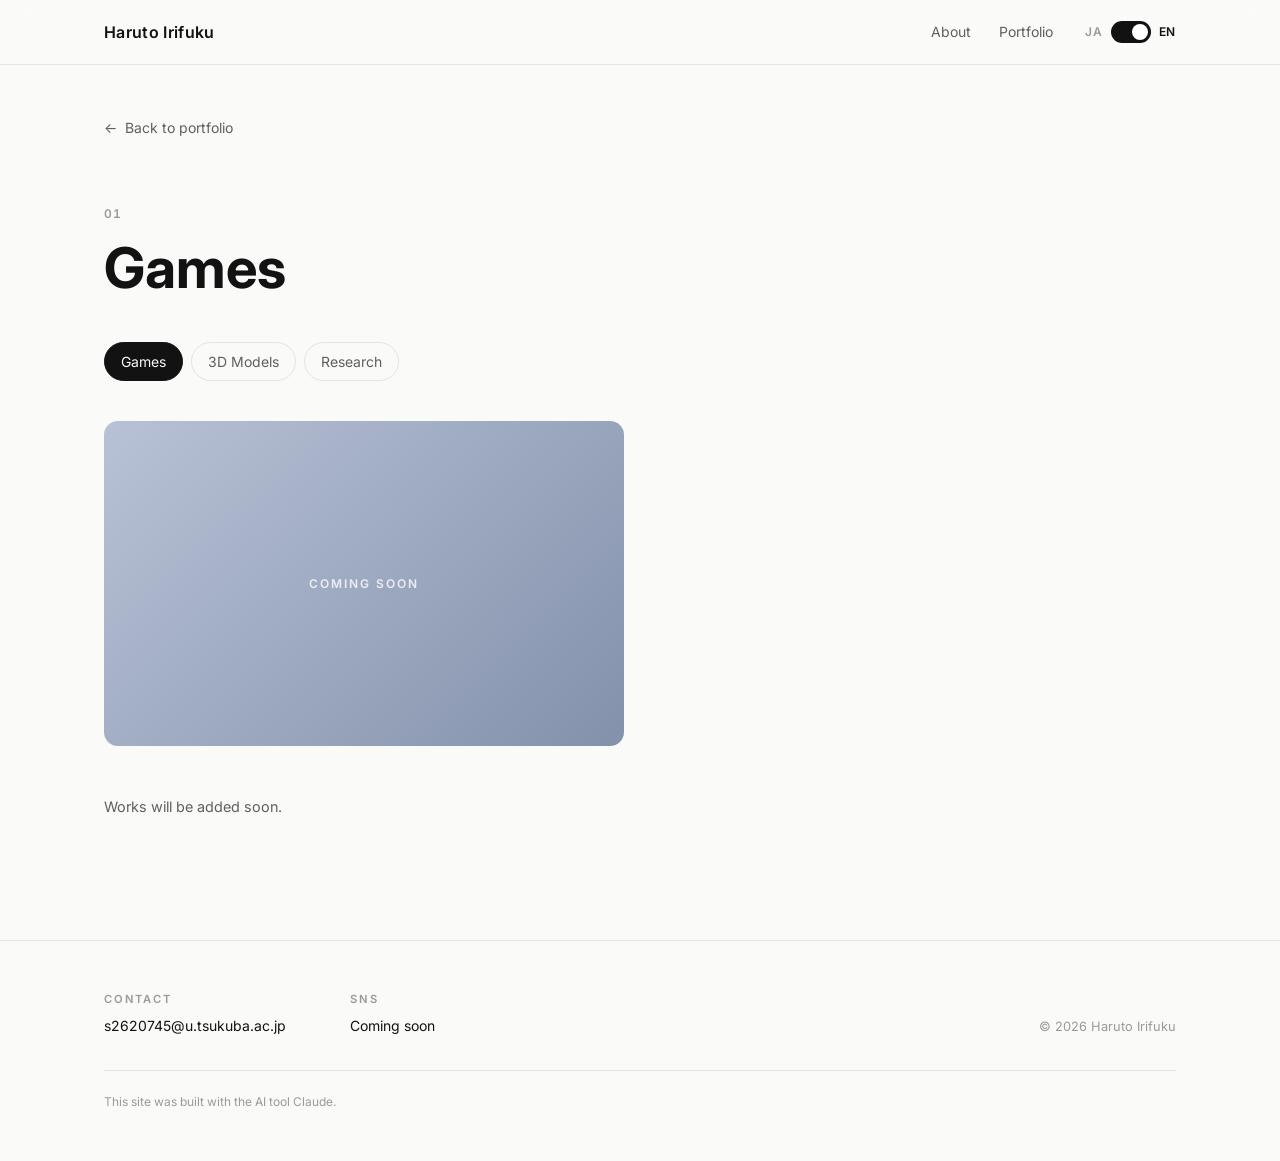
<file: works/games.html>
<!DOCTYPE html>
<html lang="ja">
<head>
  <meta charset="UTF-8">
  <meta name="viewport" content="width=device-width, initial-scale=1.0">
  <title>ゲーム | 入福 遥斗</title>
  <meta name="description" content="入福遥斗（Haruto Irifuku）のポートフォリオ：ゲーム">
  <script>
    (function () {
      var lang = 'ja';
      try {
        var saved = localStorage.getItem('lang');
        if (saved === 'ja' || saved === 'en') lang = saved;
        else if ((navigator.language || 'ja').toLowerCase().indexOf('ja') !== 0) lang = 'en';
      } catch (e) {}
      document.documentElement.lang = lang;
    })();
  </script>
  <link rel="preconnect" href="https://fonts.googleapis.com">
  <link rel="preconnect" href="https://fonts.gstatic.com" crossorigin>
  <link rel="stylesheet" href="https://fonts.googleapis.com/css2?family=Inter:wght@400;500;600;700&family=Noto+Sans+JP:wght@400;500;700&display=swap">
  <link rel="stylesheet" href="../css/style.css">
</head>
<body data-title-ja="ゲーム | 入福 遥斗" data-title-en="Games | Haruto Irifuku">
  <header class="site-header">
    <div class="container header-inner">
      <a class="logo" href="../">
        <span lang="ja">入福 遥斗</span><span lang="en">Haruto Irifuku</span>
      </a>
      <nav class="site-nav">
        <a href="../#about"><span lang="ja">自己紹介</span><span lang="en">About</span></a>
        <a href="../#portfolio"><span lang="ja">ポートフォリオ</span><span lang="en">Portfolio</span></a>
      </nav>
      <button class="lang-toggle" type="button" role="switch" aria-checked="false" aria-label="English">
        <span class="lang-label">JA</span>
        <span class="lang-track"><span class="lang-thumb"></span></span>
        <span class="lang-label">EN</span>
      </button>
    </div>
  </header>

  <main class="container page">
    <a class="back-link" href="../#portfolio">
      <span class="arrow" aria-hidden="true">←</span>
      <span lang="ja">ポートフォリオへ戻る</span><span lang="en">Back to portfolio</span>
    </a>

    <div class="page-head">
      <span class="card-index">01</span>
      <h1><span lang="ja">ゲーム</span><span lang="en">Games</span></h1>
    </div>

    <nav class="category-tabs" aria-label="Portfolio categories">
      <a href="games.html" aria-current="page"><span lang="ja">ゲーム</span><span lang="en">Games</span></a>
      <a href="models.html"><span lang="ja">3D モデル</span><span lang="en">3D Models</span></a>
      <a href="research.html"><span lang="ja">研究成果物</span><span lang="en">Research</span></a>
    </nav>

    <div class="work-grid">
      <!--
        作品を追加するときは、下の work-card をコピーして使います。
        <a class="work-card" href="games/作品名.html">
          <div class="media ph-games">
            <img src="../images/games/作品名.jpg" alt="" loading="lazy" onerror="this.remove()">
          </div>
          <h3><span lang="ja">作品名</span><span lang="en">Title</span></h3>
          <p class="meta">2026 · Unity</p>
        </a>
      -->
      <div class="work-card">
        <div class="media ph-games">
          <span class="ph-label">Coming soon</span>
        </div>
      </div>
      <p class="empty-note"><span lang="ja">作品は準備中です。</span><span lang="en">Works will be added soon.</span></p>
    </div>
  </main>

  <footer class="site-footer">
    <div class="container footer-inner">
      <div class="footer-item">
        <p class="footer-label">Contact</p>
        <a href="mailto:s2620745@u.tsukuba.ac.jp">s2620745@u.tsukuba.ac.jp</a>
      </div>
      <div class="footer-item">
        <p class="footer-label">SNS</p>
        <p><span lang="ja">準備中</span><span lang="en">Coming soon</span></p>
      </div>
      <small class="copyright">&copy; 2026 Haruto Irifuku</small>
      <p class="footer-note"><span lang="ja">このサイトは AI エンジンツール Claude を用いて作成されました。</span><span lang="en">This site was built with the AI tool Claude.</span></p>
    </div>
  </footer>

  <script src="../js/main.js"></script>
</body>
</html>
</file>
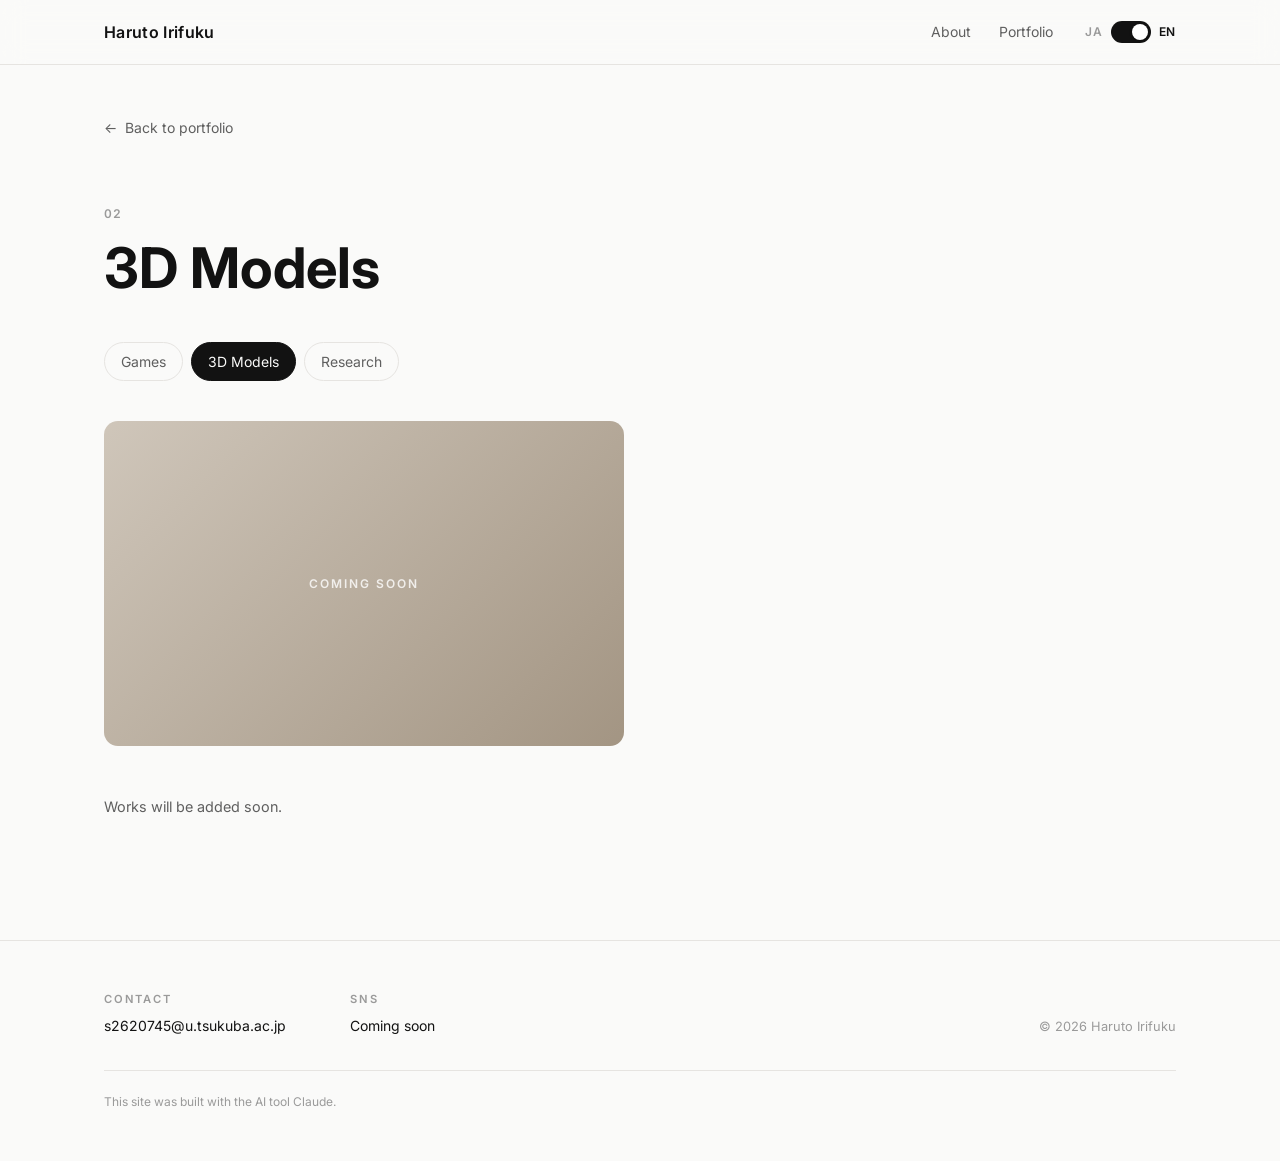
<file: works/models.html>
<!DOCTYPE html>
<html lang="ja">
<head>
  <meta charset="UTF-8">
  <meta name="viewport" content="width=device-width, initial-scale=1.0">
  <title>3D モデル | 入福 遥斗</title>
  <meta name="description" content="入福遥斗（Haruto Irifuku）のポートフォリオ：3D モデル">
  <script>
    (function () {
      var lang = 'ja';
      try {
        var saved = localStorage.getItem('lang');
        if (saved === 'ja' || saved === 'en') lang = saved;
        else if ((navigator.language || 'ja').toLowerCase().indexOf('ja') !== 0) lang = 'en';
      } catch (e) {}
      document.documentElement.lang = lang;
    })();
  </script>
  <link rel="preconnect" href="https://fonts.googleapis.com">
  <link rel="preconnect" href="https://fonts.gstatic.com" crossorigin>
  <link rel="stylesheet" href="https://fonts.googleapis.com/css2?family=Inter:wght@400;500;600;700&family=Noto+Sans+JP:wght@400;500;700&display=swap">
  <link rel="stylesheet" href="../css/style.css">
</head>
<body data-title-ja="3D モデル | 入福 遥斗" data-title-en="3D Models | Haruto Irifuku">
  <header class="site-header">
    <div class="container header-inner">
      <a class="logo" href="../">
        <span lang="ja">入福 遥斗</span><span lang="en">Haruto Irifuku</span>
      </a>
      <nav class="site-nav">
        <a href="../#about"><span lang="ja">自己紹介</span><span lang="en">About</span></a>
        <a href="../#portfolio"><span lang="ja">ポートフォリオ</span><span lang="en">Portfolio</span></a>
      </nav>
      <button class="lang-toggle" type="button" role="switch" aria-checked="false" aria-label="English">
        <span class="lang-label">JA</span>
        <span class="lang-track"><span class="lang-thumb"></span></span>
        <span class="lang-label">EN</span>
      </button>
    </div>
  </header>

  <main class="container page">
    <a class="back-link" href="../#portfolio">
      <span class="arrow" aria-hidden="true">←</span>
      <span lang="ja">ポートフォリオへ戻る</span><span lang="en">Back to portfolio</span>
    </a>

    <div class="page-head">
      <span class="card-index">02</span>
      <h1><span lang="ja">3D モデル</span><span lang="en">3D Models</span></h1>
    </div>

    <nav class="category-tabs" aria-label="Portfolio categories">
      <a href="games.html"><span lang="ja">ゲーム</span><span lang="en">Games</span></a>
      <a href="models.html" aria-current="page"><span lang="ja">3D モデル</span><span lang="en">3D Models</span></a>
      <a href="research.html"><span lang="ja">研究成果物</span><span lang="en">Research</span></a>
    </nav>

    <div class="work-grid">
      <!--
        作品を追加するときは、下の work-card をコピーして使います。
        <a class="work-card" href="models/作品名.html">
          <div class="media ph-models">
            <img src="../images/models/作品名.jpg" alt="" loading="lazy" onerror="this.remove()">
          </div>
          <h3><span lang="ja">作品名</span><span lang="en">Title</span></h3>
          <p class="meta">2026 · Unity</p>
        </a>
      -->
      <div class="work-card">
        <div class="media ph-models">
          <span class="ph-label">Coming soon</span>
        </div>
      </div>
      <p class="empty-note"><span lang="ja">作品は準備中です。</span><span lang="en">Works will be added soon.</span></p>
    </div>
  </main>

  <footer class="site-footer">
    <div class="container footer-inner">
      <div class="footer-item">
        <p class="footer-label">Contact</p>
        <a href="mailto:s2620745@u.tsukuba.ac.jp">s2620745@u.tsukuba.ac.jp</a>
      </div>
      <div class="footer-item">
        <p class="footer-label">SNS</p>
        <p><span lang="ja">準備中</span><span lang="en">Coming soon</span></p>
      </div>
      <small class="copyright">&copy; 2026 Haruto Irifuku</small>
      <p class="footer-note"><span lang="ja">このサイトは AI エンジンツール Claude を用いて作成されました。</span><span lang="en">This site was built with the AI tool Claude.</span></p>
    </div>
  </footer>

  <script src="../js/main.js"></script>
</body>
</html>
</file>
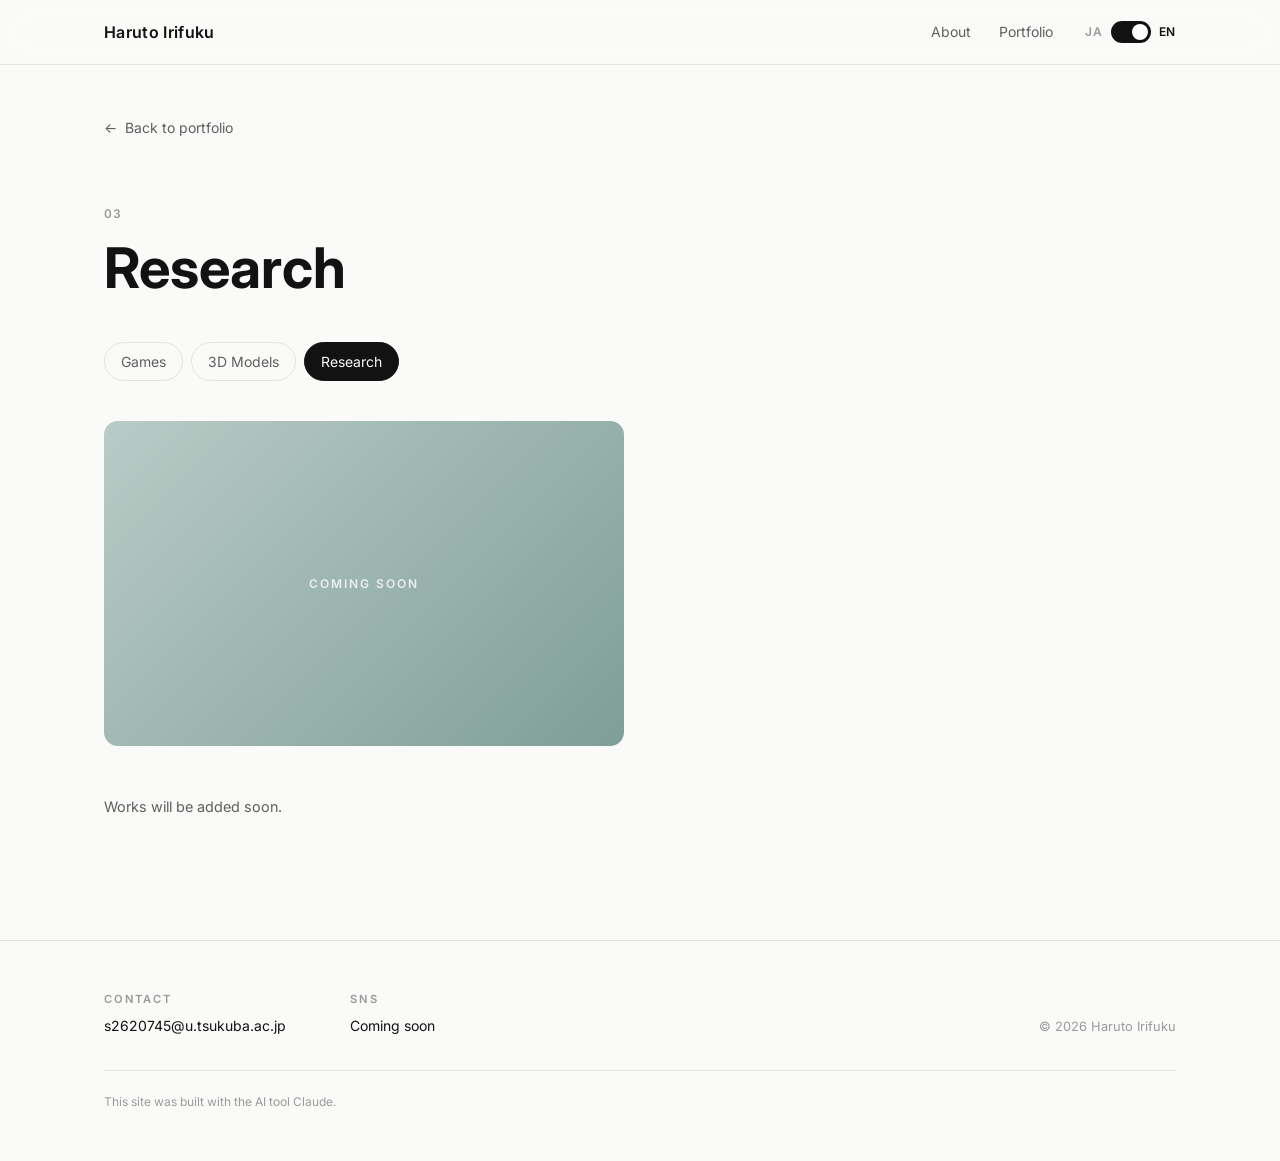
<file: works/research.html>
<!DOCTYPE html>
<html lang="ja">
<head>
  <meta charset="UTF-8">
  <meta name="viewport" content="width=device-width, initial-scale=1.0">
  <title>研究成果物 | 入福 遥斗</title>
  <meta name="description" content="入福遥斗（Haruto Irifuku）のポートフォリオ：研究成果物">
  <script>
    (function () {
      var lang = 'ja';
      try {
        var saved = localStorage.getItem('lang');
        if (saved === 'ja' || saved === 'en') lang = saved;
        else if ((navigator.language || 'ja').toLowerCase().indexOf('ja') !== 0) lang = 'en';
      } catch (e) {}
      document.documentElement.lang = lang;
    })();
  </script>
  <link rel="preconnect" href="https://fonts.googleapis.com">
  <link rel="preconnect" href="https://fonts.gstatic.com" crossorigin>
  <link rel="stylesheet" href="https://fonts.googleapis.com/css2?family=Inter:wght@400;500;600;700&family=Noto+Sans+JP:wght@400;500;700&display=swap">
  <link rel="stylesheet" href="../css/style.css">
</head>
<body data-title-ja="研究成果物 | 入福 遥斗" data-title-en="Research | Haruto Irifuku">
  <header class="site-header">
    <div class="container header-inner">
      <a class="logo" href="../">
        <span lang="ja">入福 遥斗</span><span lang="en">Haruto Irifuku</span>
      </a>
      <nav class="site-nav">
        <a href="../#about"><span lang="ja">自己紹介</span><span lang="en">About</span></a>
        <a href="../#portfolio"><span lang="ja">ポートフォリオ</span><span lang="en">Portfolio</span></a>
      </nav>
      <button class="lang-toggle" type="button" role="switch" aria-checked="false" aria-label="English">
        <span class="lang-label">JA</span>
        <span class="lang-track"><span class="lang-thumb"></span></span>
        <span class="lang-label">EN</span>
      </button>
    </div>
  </header>

  <main class="container page">
    <a class="back-link" href="../#portfolio">
      <span class="arrow" aria-hidden="true">←</span>
      <span lang="ja">ポートフォリオへ戻る</span><span lang="en">Back to portfolio</span>
    </a>

    <div class="page-head">
      <span class="card-index">03</span>
      <h1><span lang="ja">研究成果物</span><span lang="en">Research</span></h1>
    </div>

    <nav class="category-tabs" aria-label="Portfolio categories">
      <a href="games.html"><span lang="ja">ゲーム</span><span lang="en">Games</span></a>
      <a href="models.html"><span lang="ja">3D モデル</span><span lang="en">3D Models</span></a>
      <a href="research.html" aria-current="page"><span lang="ja">研究成果物</span><span lang="en">Research</span></a>
    </nav>

    <div class="work-grid">
      <!--
        作品を追加するときは、下の work-card をコピーして使います。
        <a class="work-card" href="research/作品名.html">
          <div class="media ph-research">
            <img src="../images/research/作品名.jpg" alt="" loading="lazy" onerror="this.remove()">
          </div>
          <h3><span lang="ja">作品名</span><span lang="en">Title</span></h3>
          <p class="meta">2026 · Unity</p>
        </a>
      -->
      <div class="work-card">
        <div class="media ph-research">
          <span class="ph-label">Coming soon</span>
        </div>
      </div>
      <p class="empty-note"><span lang="ja">作品は準備中です。</span><span lang="en">Works will be added soon.</span></p>
    </div>
  </main>

  <footer class="site-footer">
    <div class="container footer-inner">
      <div class="footer-item">
        <p class="footer-label">Contact</p>
        <a href="mailto:s2620745@u.tsukuba.ac.jp">s2620745@u.tsukuba.ac.jp</a>
      </div>
      <div class="footer-item">
        <p class="footer-label">SNS</p>
        <p><span lang="ja">準備中</span><span lang="en">Coming soon</span></p>
      </div>
      <small class="copyright">&copy; 2026 Haruto Irifuku</small>
      <p class="footer-note"><span lang="ja">このサイトは AI エンジンツール Claude を用いて作成されました。</span><span lang="en">This site was built with the AI tool Claude.</span></p>
    </div>
  </footer>

  <script src="../js/main.js"></script>
</body>
</html>
</file>
<file: css/style.css>
/* ==========================================================
   Tokens
   ========================================================== */
:root {
  --bg: #fafaf9;
  --surface: #ffffff;
  --text: #121212;
  --muted: #5f5f5f;
  --subtle: #9a9a9a;
  --border: #e6e4e1;

  /* 画像が未配置のときに表示するプレースホルダーの色 */
  --ph-profile: linear-gradient(160deg, #d9d6d1, #b9b4ad);
  --ph-games: linear-gradient(135deg, #b8c2d6, #8391ab);
  --ph-models: linear-gradient(135deg, #cfc6ba, #a39583);
  --ph-research: linear-gradient(135deg, #b9cbc6, #7f9e97);

  --radius: 14px;
  --max-width: 1120px;
  --header-height: 64px;
  --ease: cubic-bezier(0.2, 0.7, 0.2, 1);
}

@media (prefers-color-scheme: dark) {
  :root {
    --bg: #0f0f10;
    --surface: #1a1a1c;
    --text: #f2f2f3;
    --muted: #a6a6ab;
    --subtle: #6e6e73;
    --border: #2a2a2d;

    --ph-profile: linear-gradient(160deg, #3a3834, #24231f);
    --ph-games: linear-gradient(135deg, #34405a, #1f2638);
    --ph-models: linear-gradient(135deg, #4a4036, #2b251f);
    --ph-research: linear-gradient(135deg, #2f4a44, #1b2b28);
  }
}

/* ==========================================================
   Base
   ========================================================== */
*,
*::before,
*::after {
  box-sizing: border-box;
}

html {
  scroll-behavior: smooth;
  -webkit-text-size-adjust: 100%;
}

body {
  margin: 0;
  background: var(--bg);
  color: var(--text);
  font-family: "Inter", "Noto Sans JP", system-ui, -apple-system, "Segoe UI", sans-serif;
  font-size: 16px;
  line-height: 1.8;
  -webkit-font-smoothing: antialiased;
}

h1,
h2,
h3 {
  margin: 0;
  line-height: 1.2;
  font-feature-settings: "palt";
  text-wrap: balance;
}

p {
  margin: 0;
}

a {
  color: inherit;
  text-decoration: none;
}

img {
  display: block;
  max-width: 100%;
}

:focus-visible {
  outline: 2px solid var(--text);
  outline-offset: 3px;
  border-radius: 4px;
}

/* 言語切り替え：html の lang と異なる要素を隠す */
html[lang="ja"] [lang="en"],
html[lang="en"] [lang="ja"] {
  display: none !important;
}

.container {
  width: 100%;
  max-width: var(--max-width);
  margin: 0 auto;
  padding: 0 24px;
}

section[id] {
  scroll-margin-top: var(--header-height);
}

/* ==========================================================
   Header
   ========================================================== */
.site-header {
  position: sticky;
  top: 0;
  z-index: 10;
  background: color-mix(in srgb, var(--bg) 82%, transparent);
  -webkit-backdrop-filter: saturate(160%) blur(12px);
  backdrop-filter: saturate(160%) blur(12px);
  border-bottom: 1px solid var(--border);
}

.header-inner {
  display: flex;
  align-items: center;
  height: var(--header-height);
}

.logo {
  font-weight: 600;
  letter-spacing: 0.02em;
}

.site-nav {
  display: flex;
  gap: 28px;
  margin-left: auto;
  font-size: 0.875rem;
  color: var(--muted);
}

.site-nav a {
  transition: color 0.2s;
}

.site-nav a:hover {
  color: var(--text);
}

/* 言語トグルスイッチ */
.lang-toggle {
  display: inline-flex;
  align-items: center;
  gap: 8px;
  margin-left: 32px;
  padding: 4px 0;
  border: 0;
  background: none;
  color: var(--subtle);
  font: inherit;
  font-size: 0.75rem;
  font-weight: 600;
  letter-spacing: 0.06em;
  cursor: pointer;
}

.lang-label {
  transition: color 0.2s;
}

.lang-toggle[aria-checked="false"] .lang-label:first-child,
.lang-toggle[aria-checked="true"] .lang-label:last-child {
  color: var(--text);
}

.lang-track {
  position: relative;
  width: 40px;
  height: 22px;
  border-radius: 999px;
  background: var(--border);
  transition: background 0.25s var(--ease);
}

.lang-thumb {
  position: absolute;
  top: 3px;
  left: 3px;
  width: 16px;
  height: 16px;
  border-radius: 50%;
  background: var(--surface);
  box-shadow: 0 1px 3px rgb(0 0 0 / 0.25);
  transition: transform 0.25s var(--ease);
}

.lang-toggle[aria-checked="true"] .lang-track {
  background: var(--text);
}

.lang-toggle[aria-checked="true"] .lang-thumb {
  transform: translateX(18px);
}

/* ==========================================================
   Media（画像 + 未配置時のプレースホルダー）
   ========================================================== */
.media {
  position: relative;
  display: block;
  overflow: hidden;
  border-radius: var(--radius);
  background: var(--ph-profile);
}

.media img {
  position: absolute;
  inset: 0;
  width: 100%;
  height: 100%;
  object-fit: cover;
  transition: transform 0.7s var(--ease);
}

.ph-label {
  position: absolute;
  inset: 0;
  display: grid;
  place-items: center;
  color: rgb(255 255 255 / 0.8);
  font-size: 0.75rem;
  font-weight: 600;
  letter-spacing: 0.16em;
  text-transform: uppercase;
}

.ph-profile { background: var(--ph-profile); }
.ph-games { background: var(--ph-games); }
.ph-models { background: var(--ph-models); }
.ph-research { background: var(--ph-research); }

/* ==========================================================
   Profile（トップの自己紹介）
   ========================================================== */
.profile {
  display: grid;
  grid-template-columns: minmax(0, 5fr) minmax(0, 7fr);
  gap: 72px;
  align-items: center;
  padding-top: 96px;
  padding-bottom: 120px;
}

.profile-photo {
  aspect-ratio: 4 / 5;
}

.profile-photo:hover img {
  transform: scale(1.03);
}

.eyebrow {
  margin-bottom: 20px;
  color: var(--subtle);
  font-size: 0.75rem;
  font-weight: 600;
  letter-spacing: 0.16em;
  text-transform: uppercase;
}

.name {
  font-size: clamp(2.5rem, 6vw, 4.5rem);
  font-weight: 700;
  letter-spacing: -0.01em;
}

.name-sub {
  margin-top: 12px;
  color: var(--muted);
  font-size: 1rem;
  letter-spacing: 0.08em;
}

.affiliation {
  margin-top: 36px;
  color: var(--muted);
  font-size: 0.95rem;
  line-height: 1.7;
}

.research {
  display: flex;
  align-items: center;
  gap: 14px;
  margin-top: 28px;
}

.research-label {
  color: var(--subtle);
  font-size: 0.8rem;
}

.chip {
  display: inline-block;
  padding: 4px 14px;
  border: 1px solid var(--border);
  border-radius: 999px;
  background: var(--surface);
  font-size: 0.85rem;
  font-weight: 600;
}

.text-link {
  display: inline-flex;
  align-items: center;
  gap: 8px;
  margin-top: 44px;
  padding-bottom: 4px;
  border-bottom: 1px solid var(--text);
  font-size: 0.9rem;
  font-weight: 500;
}

.arrow {
  display: inline-block;
  transition: transform 0.3s var(--ease);
}

.text-link:hover .arrow,
.category-card:hover .arrow,
.work-card:hover .arrow {
  transform: translateX(4px);
}

.back-link:hover .arrow {
  transform: translateX(-4px);
}

/* ==========================================================
   Portfolio（カテゴリ一覧）
   ========================================================== */
.portfolio {
  padding: 96px 0 120px;
  border-top: 1px solid var(--border);
}

.section-title {
  margin-bottom: 48px;
  font-size: clamp(1.75rem, 3.2vw, 2.5rem);
  font-weight: 700;
}

.category-grid {
  display: grid;
  grid-template-columns: repeat(2, minmax(0, 1fr));
  gap: 48px 32px;
}

.category-card.is-featured {
  grid-column: 1 / -1;
}

.category-card .media {
  aspect-ratio: 4 / 3;
}

.category-card.is-featured .media {
  aspect-ratio: 21 / 9;
}

.category-card:hover img {
  transform: scale(1.04);
}

.card-caption {
  display: flex;
  align-items: baseline;
  gap: 16px;
  padding: 18px 2px 0;
}

.card-index {
  color: var(--subtle);
  font-size: 0.75rem;
  font-weight: 600;
  font-variant-numeric: tabular-nums;
  letter-spacing: 0.08em;
}

.card-caption h3 {
  font-size: 1.25rem;
  font-weight: 600;
}

.card-caption .arrow {
  margin-left: auto;
  color: var(--muted);
}

/* ==========================================================
   Sub pages（プロフィール詳細・カテゴリページ共通）
   ========================================================== */
.page {
  padding-top: 48px;
  padding-bottom: 120px;
}

.back-link {
  display: inline-flex;
  align-items: center;
  gap: 8px;
  color: var(--muted);
  font-size: 0.875rem;
  transition: color 0.2s;
}

.back-link:hover {
  color: var(--text);
}

.page-head {
  margin: 56px 0 40px;
}

.page-head h1 {
  margin-top: 8px;
  font-size: clamp(2.25rem, 5vw, 3.5rem);
  font-weight: 700;
}

/* プロフィール詳細 */
.about-hero {
  display: grid;
  grid-template-columns: 280px minmax(0, 1fr);
  gap: 56px;
  align-items: end;
  margin: 56px 0 72px;
}

.about-hero .media {
  aspect-ratio: 4 / 5;
}

.about-hero .affiliation {
  margin-top: 24px;
}

.about-section {
  display: grid;
  grid-template-columns: 200px minmax(0, 1fr);
  gap: 32px;
  padding: 40px 0;
  border-top: 1px solid var(--border);
}

.about-section h2 {
  color: var(--subtle);
  font-size: 0.75rem;
  font-weight: 600;
  letter-spacing: 0.16em;
  text-transform: uppercase;
  line-height: 1.8;
}

.timeline {
  margin: 0;
  padding: 0;
  list-style: none;
}

.timeline li {
  display: grid;
  grid-template-columns: 96px minmax(0, 1fr);
  gap: 24px;
  padding: 10px 0;
}

.timeline time {
  color: var(--subtle);
  font-variant-numeric: tabular-nums;
}

.timeline .is-expected {
  color: var(--muted);
}

.about-section .text-link {
  margin-top: 0;
}

.contact-sns {
  margin-top: 16px;
  color: var(--muted);
}

/* カテゴリページ */
.category-tabs {
  display: flex;
  flex-wrap: wrap;
  gap: 8px;
  margin-bottom: 40px;
}

.category-tabs a {
  padding: 6px 16px;
  border: 1px solid var(--border);
  border-radius: 999px;
  color: var(--muted);
  font-size: 0.875rem;
  transition: color 0.2s, border-color 0.2s, background 0.2s;
}

.category-tabs a:hover {
  color: var(--text);
  border-color: var(--text);
}

.category-tabs a[aria-current="page"] {
  background: var(--text);
  border-color: var(--text);
  color: var(--bg);
}

.work-grid {
  display: grid;
  grid-template-columns: repeat(2, minmax(0, 1fr));
  gap: 48px 32px;
}

.work-card .media {
  aspect-ratio: 16 / 10;
}

.work-card:hover img {
  transform: scale(1.04);
}

.work-card h3 {
  margin-top: 16px;
  font-size: 1.125rem;
  font-weight: 600;
}

.work-card .meta {
  margin-top: 4px;
  color: var(--subtle);
  font-size: 0.85rem;
}

.empty-note {
  grid-column: 1 / -1;
  color: var(--muted);
  font-size: 0.9rem;
}

/* ==========================================================
   Footer
   ========================================================== */
.site-footer {
  padding: 48px 0;
  border-top: 1px solid var(--border);
  font-size: 0.875rem;
}

.footer-inner {
  display: flex;
  flex-wrap: wrap;
  align-items: flex-end;
  gap: 32px 64px;
}

.footer-label {
  margin-bottom: 4px;
  color: var(--subtle);
  font-size: 0.7rem;
  font-weight: 600;
  letter-spacing: 0.16em;
  text-transform: uppercase;
}

.footer-item a:hover {
  text-decoration: underline;
  text-underline-offset: 3px;
}

.copyright {
  margin-left: auto;
  color: var(--subtle);
  font-size: 0.8rem;
}

.footer-note {
  width: 100%;
  padding-top: 20px;
  border-top: 1px solid var(--border);
  color: var(--subtle);
  font-size: 0.75rem;
}

/* ==========================================================
   Responsive
   ========================================================== */
@media (max-width: 860px) {
  .profile {
    grid-template-columns: minmax(0, 1fr);
    gap: 40px;
    padding-top: 48px;
    padding-bottom: 80px;
  }

  .profile-photo {
    width: 100%;
    max-width: 360px;
  }

  .about-hero {
    grid-template-columns: minmax(0, 1fr);
    gap: 32px;
  }

  .about-hero .media {
    max-width: 280px;
  }

  .about-section {
    grid-template-columns: minmax(0, 1fr);
    gap: 12px;
  }
}

@media (max-width: 640px) {
  .container {
    padding-left: 16px;
    padding-right: 16px;
  }

  .site-nav {
    display: none;
  }

  .lang-toggle {
    margin-left: auto;
  }

  .portfolio {
    padding: 72px 0 88px;
  }

  .category-grid,
  .work-grid {
    grid-template-columns: minmax(0, 1fr);
    gap: 40px;
  }

  .category-card.is-featured .media,
  .category-card .media {
    aspect-ratio: 16 / 10;
  }

  .timeline li {
    grid-template-columns: minmax(0, 1fr);
    gap: 0;
  }

  .copyright {
    margin-left: 0;
    width: 100%;
  }
}

@media (prefers-reduced-motion: reduce) {
  html {
    scroll-behavior: auto;
  }

  *,
  *::before,
  *::after {
    transition: none !important;
  }
}
</file>
